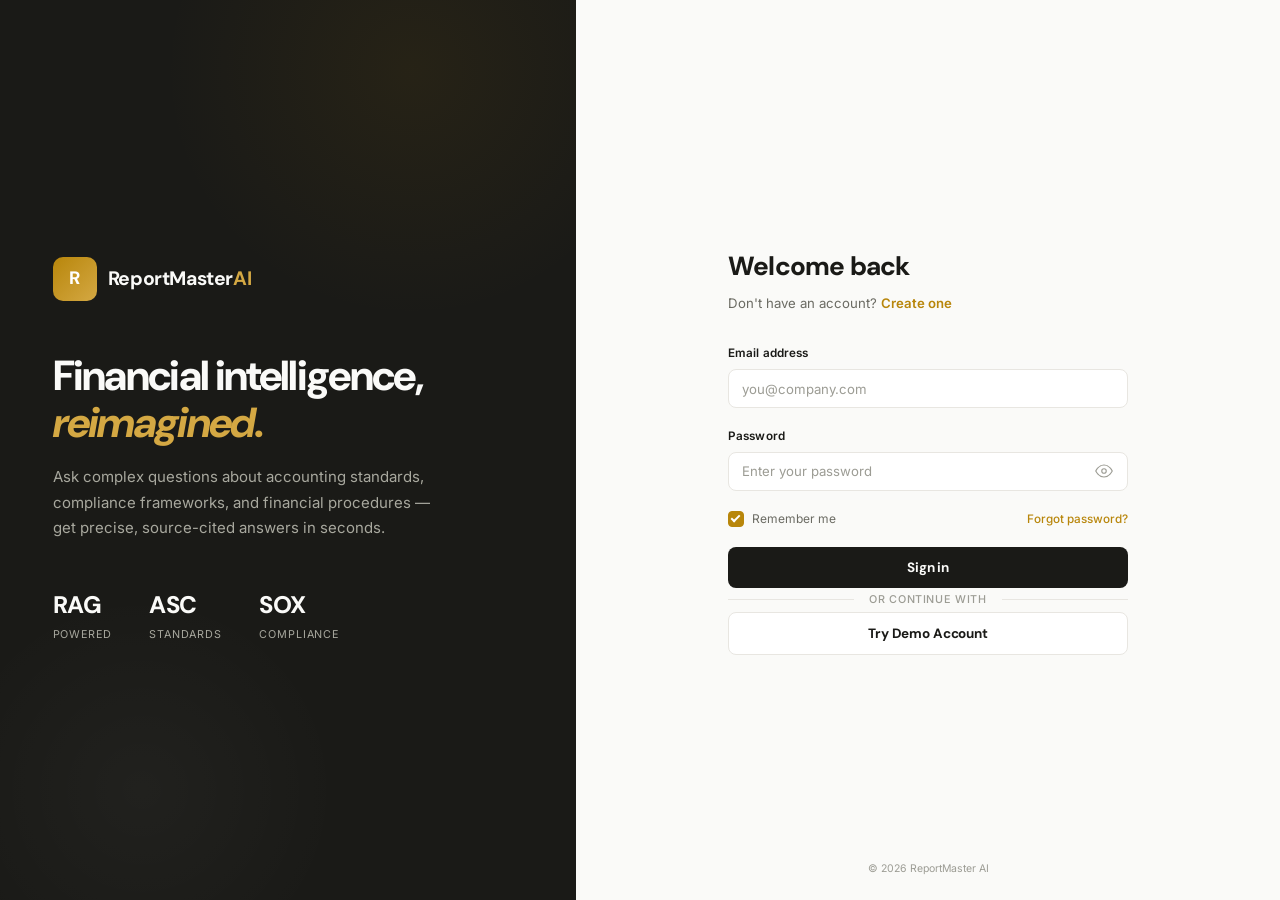
<file: static/login.html>
<!DOCTYPE html>
<html lang="en">
<head>
    <meta charset="UTF-8">
    <meta name="viewport" content="width=device-width, initial-scale=1.0">
    <meta name="description" content="Sign in to ReportMaster AI — Your intelligent financial reporting assistant.">
    <title>Sign In — ReportMaster AI</title>
    <link rel="stylesheet" href="/static/auth.css">
</head>
<body>
    <div class="auth-container">
        <!-- Left Hero Panel -->
        <div class="auth-hero">
            <div class="hero-brand">
                <div class="hero-brand-icon">R</div>
                <div class="hero-brand-name">ReportMaster<span>AI</span></div>
            </div>

            <h1 class="hero-headline">
                Financial intelligence,<br><em>reimagined.</em>
            </h1>
            <p class="hero-description">
                Ask complex questions about accounting standards, compliance frameworks, and financial procedures — get precise, source-cited answers in seconds.
            </p>

            <div class="hero-stats">
                <div class="hero-stat-item">
                    <span class="hero-stat-value">RAG</span>
                    <span class="hero-stat-label">Powered</span>
                </div>
                <div class="hero-stat-item">
                    <span class="hero-stat-value">ASC</span>
                    <span class="hero-stat-label">Standards</span>
                </div>
                <div class="hero-stat-item">
                    <span class="hero-stat-value">SOX</span>
                    <span class="hero-stat-label">Compliance</span>
                </div>
            </div>
        </div>

        <!-- Right Form Panel -->
        <div class="auth-form-panel">
            <div class="auth-form-container">
                <div class="auth-form-header">
                    <h2 class="auth-form-title">Welcome back</h2>
                    <p class="auth-form-subtitle">
                        Don't have an account? <a href="/register" id="register-link">Create one</a>
                    </p>
                </div>

                <div class="auth-error" id="login-error">
                    <svg width="16" height="16" viewBox="0 0 24 24" fill="none" stroke="currentColor" stroke-width="2"><circle cx="12" cy="12" r="10"/><line x1="12" y1="8" x2="12" y2="12"/><line x1="12" y1="16" x2="12.01" y2="16"/></svg>
                    <span id="login-error-text">Invalid credentials</span>
                </div>

                <form class="auth-form" id="login-form" onsubmit="handleLogin(event)">
                    <div class="form-group">
                        <label class="form-label" for="login-email">Email address</label>
                        <input
                            type="email"
                            id="login-email"
                            class="form-input"
                            placeholder="you@company.com"
                            required
                            autocomplete="email"
                        >
                    </div>

                    <div class="form-group">
                        <label class="form-label" for="login-password">Password</label>
                        <div class="password-wrapper">
                            <input
                                type="password"
                                id="login-password"
                                class="form-input"
                                placeholder="Enter your password"
                                required
                                autocomplete="current-password"
                                minlength="6"
                            >
                            <button type="button" class="password-toggle" onclick="togglePasswordVisibility('login-password', this)" aria-label="Toggle password visibility">
                                <svg width="18" height="18" viewBox="0 0 24 24" fill="none" stroke="currentColor" stroke-width="1.5"><path d="M1 12s4-8 11-8 11 8 11 8-4 8-11 8-11-8-11-8z"/><circle cx="12" cy="12" r="3"/></svg>
                            </button>
                        </div>
                    </div>

                    <div class="form-row">
                        <label class="checkbox-group">
                            <input type="checkbox" id="remember-me" checked>
                            <span class="checkbox-label">Remember me</span>
                        </label>
                        <a href="#" class="forgot-link" onclick="showForgotMessage(event)">Forgot password?</a>
                    </div>

                    <button type="submit" class="auth-submit-btn" id="login-btn">
                        <span class="btn-spinner"></span>
                        <span class="btn-text">Sign in</span>
                    </button>
                </form>

                <div class="auth-divider"><span>or continue with</span></div>

                <button class="auth-submit-btn" style="background: var(--auth-surface); color: var(--auth-text); border: 1.5px solid var(--auth-border);" onclick="handleDemoLogin()">
                    <span class="btn-text">Try Demo Account</span>
                </button>
            </div>

            <div class="auth-footer">
                <span>© 2026 ReportMaster AI</span>
            </div>
        </div>
    </div>

    <script src="/static/auth.js"></script>
    <script>
        // Redirect if already logged in
        document.addEventListener('DOMContentLoaded', () => {
            redirectIfAuthenticated();
        });

        function togglePasswordVisibility(inputId, btn) {
            const input = document.getElementById(inputId);
            if (input.type === 'password') {
                input.type = 'text';
                btn.innerHTML = '<svg width="18" height="18" viewBox="0 0 24 24" fill="none" stroke="currentColor" stroke-width="1.5"><path d="M17.94 17.94A10.07 10.07 0 0 1 12 20c-7 0-11-8-11-8a18.45 18.45 0 0 1 5.06-5.94M9.9 4.24A9.12 9.12 0 0 1 12 4c7 0 11 8 11 8a18.5 18.5 0 0 1-2.16 3.19m-6.72-1.07a3 3 0 1 1-4.24-4.24"/><line x1="1" y1="1" x2="23" y2="23"/></svg>';
            } else {
                input.type = 'password';
                btn.innerHTML = '<svg width="18" height="18" viewBox="0 0 24 24" fill="none" stroke="currentColor" stroke-width="1.5"><path d="M1 12s4-8 11-8 11 8 11 8-4 8-11 8-11-8-11-8z"/><circle cx="12" cy="12" r="3"/></svg>';
            }
        }

        async function handleLogin(e) {
            e.preventDefault();
            const errorEl = document.getElementById('login-error');
            const errorText = document.getElementById('login-error-text');
            const btn = document.getElementById('login-btn');
            errorEl.classList.remove('visible');

            const email = document.getElementById('login-email').value;
            const password = document.getElementById('login-password').value;

            if (!email || !password) {
                errorText.textContent = 'Please fill in all fields.';
                errorEl.classList.add('visible');
                return;
            }

            btn.classList.add('loading');
            btn.disabled = true;

            // Simulate a brief delay for UX
            await new Promise(r => setTimeout(r, 600));

            const result = await loginUser(email, password);

            if (result.success) {
                window.location.href = '/';
            } else {
                errorText.textContent = result.error;
                errorEl.classList.add('visible');
                btn.classList.remove('loading');
                btn.disabled = false;
            }
        }

        async function handleDemoLogin() {
            // Create demo account if it doesn't exist
            const demoEmail = 'demo@reportmaster.ai';
            const demoPass = 'demo1234';

            const users = getUsers();
            if (!users[demoEmail]) {
                await registerUser('Demo User', demoEmail, demoPass);
            }

            const result = await loginUser(demoEmail, demoPass);
            if (result.success) {
                window.location.href = '/';
            }
        }

        function showForgotMessage(e) {
            e.preventDefault();
            const errorEl = document.getElementById('login-error');
            const errorText = document.getElementById('login-error-text');
            errorText.textContent = 'Password reset is not available in demo mode. Try the demo account.';
            errorEl.classList.add('visible');
            errorEl.style.background = 'rgba(184, 134, 11, 0.06)';
            errorEl.style.borderColor = 'rgba(184, 134, 11, 0.15)';
            errorEl.style.color = '#B8860B';
        }
    </script>
</body>
</html>
</file>
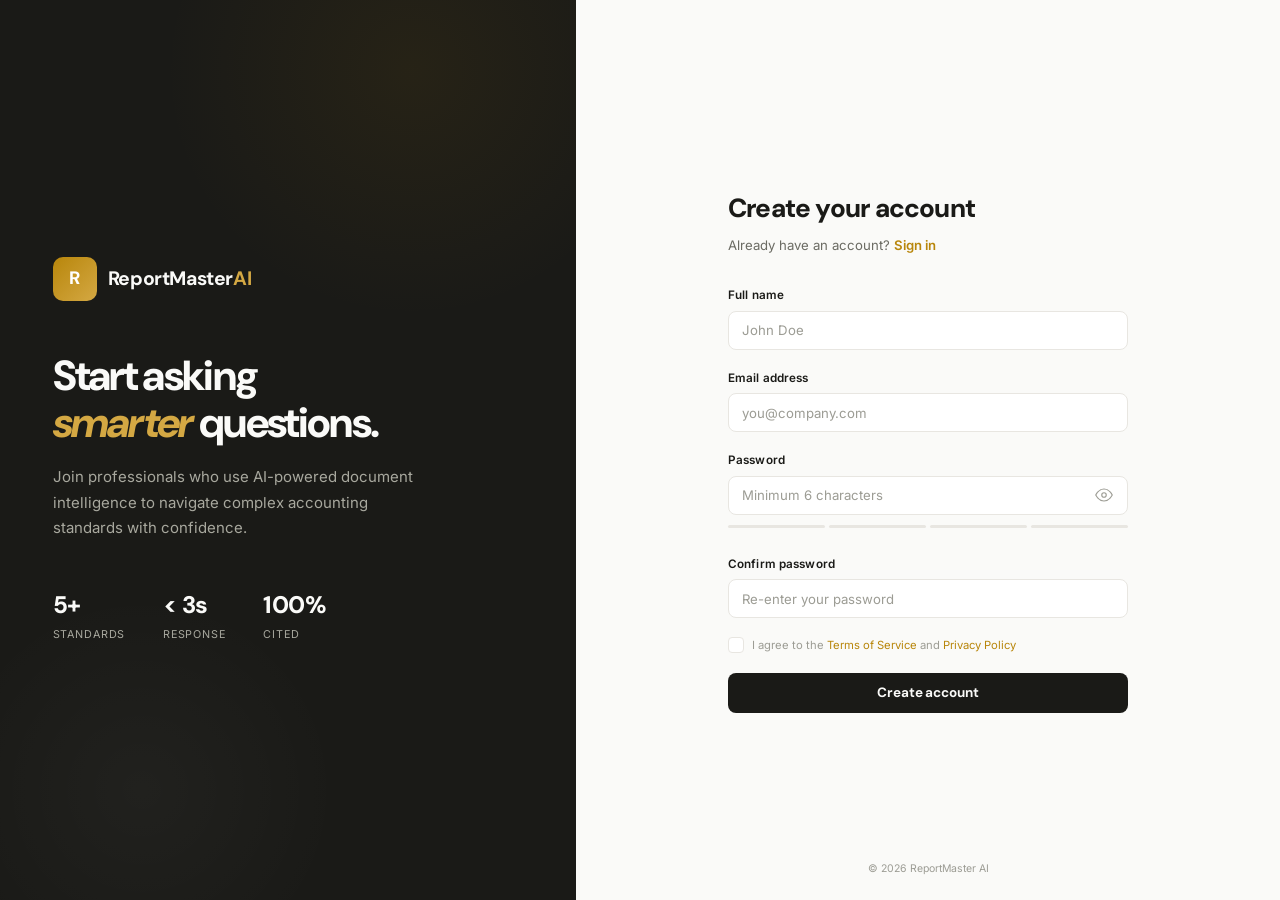
<file: static/register.html>
<!DOCTYPE html>
<html lang="en">
<head>
    <meta charset="UTF-8">
    <meta name="viewport" content="width=device-width, initial-scale=1.0">
    <meta name="description" content="Create your ReportMaster AI account — Get started with intelligent financial reporting.">
    <title>Create Account — ReportMaster AI</title>
    <link rel="stylesheet" href="/static/auth.css">
</head>
<body>
    <div class="auth-container">
        <!-- Left Hero Panel -->
        <div class="auth-hero">
            <div class="hero-brand">
                <div class="hero-brand-icon">R</div>
                <div class="hero-brand-name">ReportMaster<span>AI</span></div>
            </div>

            <h1 class="hero-headline">
                Start asking<br><em>smarter</em> questions.
            </h1>
            <p class="hero-description">
                Join professionals who use AI-powered document intelligence to navigate complex accounting standards with confidence.
            </p>

            <div class="hero-stats">
                <div class="hero-stat-item">
                    <span class="hero-stat-value">5+</span>
                    <span class="hero-stat-label">Standards</span>
                </div>
                <div class="hero-stat-item">
                    <span class="hero-stat-value">< 3s</span>
                    <span class="hero-stat-label">Response</span>
                </div>
                <div class="hero-stat-item">
                    <span class="hero-stat-value">100%</span>
                    <span class="hero-stat-label">Cited</span>
                </div>
            </div>
        </div>

        <!-- Right Form Panel -->
        <div class="auth-form-panel">
            <div class="auth-form-container">
                <div class="auth-form-header">
                    <h2 class="auth-form-title">Create your account</h2>
                    <p class="auth-form-subtitle">
                        Already have an account? <a href="/login" id="login-link">Sign in</a>
                    </p>
                </div>

                <div class="auth-error" id="register-error">
                    <svg width="16" height="16" viewBox="0 0 24 24" fill="none" stroke="currentColor" stroke-width="2"><circle cx="12" cy="12" r="10"/><line x1="12" y1="8" x2="12" y2="12"/><line x1="12" y1="16" x2="12.01" y2="16"/></svg>
                    <span id="register-error-text">Error</span>
                </div>

                <div class="auth-success" id="register-success">
                    <svg width="16" height="16" viewBox="0 0 24 24" fill="none" stroke="currentColor" stroke-width="2"><path d="M22 11.08V12a10 10 0 1 1-5.93-9.14"/><polyline points="22 4 12 14.01 9 11.01"/></svg>
                    <span>Account created! Redirecting to sign in...</span>
                </div>

                <form class="auth-form" id="register-form" onsubmit="handleRegister(event)">
                    <div class="form-group">
                        <label class="form-label" for="reg-name">Full name</label>
                        <input
                            type="text"
                            id="reg-name"
                            class="form-input"
                            placeholder="John Doe"
                            required
                            autocomplete="name"
                            minlength="2"
                        >
                    </div>

                    <div class="form-group">
                        <label class="form-label" for="reg-email">Email address</label>
                        <input
                            type="email"
                            id="reg-email"
                            class="form-input"
                            placeholder="you@company.com"
                            required
                            autocomplete="email"
                        >
                    </div>

                    <div class="form-group">
                        <label class="form-label" for="reg-password">Password</label>
                        <div class="password-wrapper">
                            <input
                                type="password"
                                id="reg-password"
                                class="form-input"
                                placeholder="Minimum 6 characters"
                                required
                                autocomplete="new-password"
                                minlength="6"
                                oninput="updatePasswordStrength(this.value)"
                            >
                            <button type="button" class="password-toggle" onclick="togglePasswordVisibility('reg-password', this)" aria-label="Toggle password visibility">
                                <svg width="18" height="18" viewBox="0 0 24 24" fill="none" stroke="currentColor" stroke-width="1.5"><path d="M1 12s4-8 11-8 11 8 11 8-4 8-11 8-11-8-11-8z"/><circle cx="12" cy="12" r="3"/></svg>
                            </button>
                        </div>
                        <div class="password-strength" id="password-strength">
                            <div class="strength-bar" id="str-bar-1"></div>
                            <div class="strength-bar" id="str-bar-2"></div>
                            <div class="strength-bar" id="str-bar-3"></div>
                            <div class="strength-bar" id="str-bar-4"></div>
                        </div>
                        <span class="strength-label" id="strength-label"></span>
                    </div>

                    <div class="form-group">
                        <label class="form-label" for="reg-confirm">Confirm password</label>
                        <div class="password-wrapper">
                            <input
                                type="password"
                                id="reg-confirm"
                                class="form-input"
                                placeholder="Re-enter your password"
                                required
                                autocomplete="new-password"
                                minlength="6"
                            >
                        </div>
                    </div>

                    <label class="checkbox-group">
                        <input type="checkbox" id="accept-terms" required>
                        <span class="terms-text">I agree to the <a href="#">Terms of Service</a> and <a href="#">Privacy Policy</a></span>
                    </label>

                    <button type="submit" class="auth-submit-btn" id="register-btn">
                        <span class="btn-spinner"></span>
                        <span class="btn-text">Create account</span>
                    </button>
                </form>
            </div>

            <div class="auth-footer">
                <span>© 2026 ReportMaster AI</span>
            </div>
        </div>
    </div>

    <script src="/static/auth.js"></script>
    <script>
        // Redirect if already logged in
        document.addEventListener('DOMContentLoaded', () => {
            redirectIfAuthenticated();
        });

        function togglePasswordVisibility(inputId, btn) {
            const input = document.getElementById(inputId);
            if (input.type === 'password') {
                input.type = 'text';
                btn.innerHTML = '<svg width="18" height="18" viewBox="0 0 24 24" fill="none" stroke="currentColor" stroke-width="1.5"><path d="M17.94 17.94A10.07 10.07 0 0 1 12 20c-7 0-11-8-11-8a18.45 18.45 0 0 1 5.06-5.94M9.9 4.24A9.12 9.12 0 0 1 12 4c7 0 11 8 11 8a18.5 18.5 0 0 1-2.16 3.19m-6.72-1.07a3 3 0 1 1-4.24-4.24"/><line x1="1" y1="1" x2="23" y2="23"/></svg>';
            } else {
                input.type = 'password';
                btn.innerHTML = '<svg width="18" height="18" viewBox="0 0 24 24" fill="none" stroke="currentColor" stroke-width="1.5"><path d="M1 12s4-8 11-8 11 8 11 8-4 8-11 8-11-8-11-8z"/><circle cx="12" cy="12" r="3"/></svg>';
            }
        }

        function updatePasswordStrength(password) {
            const strength = getPasswordStrength(password);
            const bars = [
                document.getElementById('str-bar-1'),
                document.getElementById('str-bar-2'),
                document.getElementById('str-bar-3'),
                document.getElementById('str-bar-4')
            ];
            const label = document.getElementById('strength-label');

            bars.forEach((bar, i) => {
                bar.className = 'strength-bar';
                if (i < strength.bars) {
                    bar.classList.add('active', strength.level);
                }
            });

            if (password.length > 0) {
                label.textContent = strength.label;
                label.className = 'strength-label ' + strength.level;
            } else {
                label.textContent = '';
                label.className = 'strength-label';
            }
        }

        async function handleRegister(e) {
            e.preventDefault();
            const errorEl = document.getElementById('register-error');
            const errorText = document.getElementById('register-error-text');
            const successEl = document.getElementById('register-success');
            const btn = document.getElementById('register-btn');

            errorEl.classList.remove('visible');
            successEl.classList.remove('visible');

            const name = document.getElementById('reg-name').value.trim();
            const email = document.getElementById('reg-email').value.trim();
            const password = document.getElementById('reg-password').value;
            const confirm = document.getElementById('reg-confirm').value;
            const terms = document.getElementById('accept-terms').checked;

            // Validation
            if (!name || !email || !password || !confirm) {
                errorText.textContent = 'Please fill in all fields.';
                errorEl.classList.add('visible');
                return;
            }

            if (name.length < 2) {
                errorText.textContent = 'Name must be at least 2 characters.';
                errorEl.classList.add('visible');
                return;
            }

            if (password.length < 6) {
                errorText.textContent = 'Password must be at least 6 characters.';
                errorEl.classList.add('visible');
                return;
            }

            if (password !== confirm) {
                errorText.textContent = 'Passwords do not match.';
                errorEl.classList.add('visible');
                return;
            }

            if (!terms) {
                errorText.textContent = 'You must accept the terms and conditions.';
                errorEl.classList.add('visible');
                return;
            }

            btn.classList.add('loading');
            btn.disabled = true;

            // Simulate brief delay
            await new Promise(r => setTimeout(r, 800));

            const result = await registerUser(name, email, password);

            if (result.success) {
                successEl.classList.add('visible');
                document.getElementById('register-form').style.opacity = '0.5';
                document.getElementById('register-form').style.pointerEvents = 'none';

                // Redirect to login after 1.5s
                setTimeout(() => {
                    window.location.href = '/login';
                }, 1500);
            } else {
                errorText.textContent = result.error;
                errorEl.classList.add('visible');
                btn.classList.remove('loading');
                btn.disabled = false;
            }
        }
    </script>
</body>
</html>
</file>
<file: static/auth.css>
/* ============================================
   ReportMaster AI — Authentication Pages
   Editorial Design System
   ============================================ */

@import url('https://fonts.googleapis.com/css2?family=DM+Sans:ital,opsz,wght@0,9..40,300;0,9..40,400;0,9..40,500;0,9..40,600;0,9..40,700;0,9..40,800;1,9..40,400&family=Inter:wght@300;400;500;600&family=JetBrains+Mono:wght@400;500&display=swap');

/* ---------- Custom Properties ---------- */
:root {
    --auth-bg: #FAFAF8;
    --auth-surface: #FFFFFF;
    --auth-hero-bg: #1A1A17;
    --auth-hero-text: #FAFAF8;
    --auth-hero-muted: #A8A89E;

    --auth-text: #1A1A17;
    --auth-text-secondary: #6B6B63;
    --auth-text-muted: #9C9C94;
    --auth-text-link: #B8860B;

    --auth-border: #E8E6E1;
    --auth-border-focus: #B8860B;
    --auth-input-bg: #FFFFFF;
    --auth-input-hover: #F5F4F0;

    --auth-accent: #B8860B;
    --auth-accent-hover: #9A7209;
    --auth-accent-soft: rgba(184, 134, 11, 0.08);
    --auth-accent-glow: rgba(184, 134, 11, 0.15);

    --auth-success: #3D8C40;
    --auth-danger: #C53030;
    --auth-warning: #D69E2E;

    --auth-font-display: 'DM Sans', -apple-system, BlinkMacSystemFont, sans-serif;
    --auth-font-body: 'Inter', -apple-system, BlinkMacSystemFont, sans-serif;
    --auth-font-mono: 'JetBrains Mono', monospace;

    --auth-radius: 8px;
    --auth-radius-lg: 12px;
    --auth-shadow-sm: 0 1px 2px rgba(26, 26, 23, 0.04);
    --auth-shadow-md: 0 4px 12px rgba(26, 26, 23, 0.06);
    --auth-shadow-lg: 0 12px 40px rgba(26, 26, 23, 0.08);
    --auth-transition: 0.2s cubic-bezier(0.4, 0, 0.2, 1);
}

/* ---------- Reset & Base ---------- */
*, *::before, *::after { margin: 0; padding: 0; box-sizing: border-box; }
html { font-size: 15px; scroll-behavior: smooth; -webkit-font-smoothing: antialiased; }
body {
    font-family: var(--auth-font-body);
    background: var(--auth-bg);
    color: var(--auth-text);
    min-height: 100vh;
    display: flex;
    line-height: 1.6;
    overflow: hidden;
}

/* ========== SPLIT LAYOUT ========== */
.auth-container {
    display: flex;
    width: 100%;
    min-height: 100vh;
}

/* ---------- Left Hero Panel ---------- */
.auth-hero {
    flex: 0 0 45%;
    background: var(--auth-hero-bg);
    color: var(--auth-hero-text);
    display: flex;
    flex-direction: column;
    justify-content: center;
    padding: 4rem 3.5rem;
    position: relative;
    overflow: hidden;
}

.auth-hero::before {
    content: '';
    position: absolute;
    top: -20%;
    right: -15%;
    width: 500px;
    height: 500px;
    border-radius: 50%;
    background: radial-gradient(circle, rgba(184, 134, 11, 0.08) 0%, transparent 70%);
    pointer-events: none;
}

.auth-hero::after {
    content: '';
    position: absolute;
    bottom: -10%;
    left: -10%;
    width: 400px;
    height: 400px;
    border-radius: 50%;
    background: radial-gradient(circle, rgba(255, 255, 255, 0.03) 0%, transparent 70%);
    pointer-events: none;
}

.hero-brand {
    display: flex;
    align-items: center;
    gap: 0.75rem;
    margin-bottom: 3.5rem;
}

.hero-brand-icon {
    width: 44px;
    height: 44px;
    border-radius: 10px;
    background: linear-gradient(135deg, #B8860B, #D4A843);
    display: flex;
    align-items: center;
    justify-content: center;
    font-size: 1.2rem;
    color: white;
    font-weight: 800;
    font-family: var(--auth-font-display);
    letter-spacing: -0.03em;
}

.hero-brand-name {
    font-family: var(--auth-font-display);
    font-size: 1.3rem;
    font-weight: 700;
    letter-spacing: -0.02em;
}

.hero-brand-name span {
    color: #D4A843;
}

.hero-headline {
    font-family: var(--auth-font-display);
    font-size: 2.8rem;
    font-weight: 800;
    line-height: 1.1;
    letter-spacing: -0.04em;
    margin-bottom: 1.25rem;
    max-width: 420px;
}

.hero-headline em {
    font-style: italic;
    color: #D4A843;
}

.hero-description {
    font-size: 1rem;
    color: var(--auth-hero-muted);
    line-height: 1.7;
    max-width: 380px;
    margin-bottom: 3rem;
}

/* Decorative stats on hero */
.hero-stats {
    display: flex;
    gap: 2.5rem;
}

.hero-stat-item {
    display: flex;
    flex-direction: column;
}

.hero-stat-value {
    font-family: var(--auth-font-display);
    font-size: 1.6rem;
    font-weight: 800;
    color: var(--auth-hero-text);
    letter-spacing: -0.02em;
}

.hero-stat-label {
    font-size: 0.72rem;
    color: var(--auth-hero-muted);
    text-transform: uppercase;
    letter-spacing: 0.08em;
    margin-top: 0.1rem;
}

/* ---------- Right Form Panel ---------- */
.auth-form-panel {
    flex: 1;
    display: flex;
    align-items: center;
    justify-content: center;
    padding: 2rem;
    position: relative;
}

.auth-form-container {
    width: 100%;
    max-width: 400px;
    animation: authFadeIn 0.5s ease;
}

@keyframes authFadeIn {
    from { opacity: 0; transform: translateY(16px); }
    to { opacity: 1; transform: translateY(0); }
}

.auth-form-header {
    margin-bottom: 2rem;
}

.auth-form-title {
    font-family: var(--auth-font-display);
    font-size: 1.75rem;
    font-weight: 800;
    letter-spacing: -0.03em;
    color: var(--auth-text);
    margin-bottom: 0.4rem;
}

.auth-form-subtitle {
    font-size: 0.88rem;
    color: var(--auth-text-secondary);
}

.auth-form-subtitle a {
    color: var(--auth-accent);
    text-decoration: none;
    font-weight: 600;
    transition: color var(--auth-transition);
}

.auth-form-subtitle a:hover {
    color: var(--auth-accent-hover);
    text-decoration: underline;
}

/* ---------- Form Elements ---------- */
.auth-form {
    display: flex;
    flex-direction: column;
    gap: 1.25rem;
}

.form-group {
    display: flex;
    flex-direction: column;
    gap: 0.4rem;
}

.form-label {
    font-size: 0.78rem;
    font-weight: 600;
    color: var(--auth-text);
    letter-spacing: 0.01em;
}

.form-input {
    width: 100%;
    padding: 0.7rem 0.85rem;
    border: 1.5px solid var(--auth-border);
    border-radius: var(--auth-radius);
    background: var(--auth-input-bg);
    color: var(--auth-text);
    font-family: var(--auth-font-body);
    font-size: 0.88rem;
    transition: all var(--auth-transition);
    outline: none;
}

.form-input:hover {
    border-color: #D5D3CE;
    background: var(--auth-input-hover);
}

.form-input:focus {
    border-color: var(--auth-border-focus);
    box-shadow: 0 0 0 3px var(--auth-accent-glow);
    background: var(--auth-input-bg);
}

.form-input::placeholder {
    color: var(--auth-text-muted);
}

.form-input.error {
    border-color: var(--auth-danger);
    box-shadow: 0 0 0 3px rgba(197, 48, 48, 0.1);
}

/* Password wrapper */
.password-wrapper {
    position: relative;
}

.password-wrapper .form-input {
    padding-right: 2.8rem;
}

.password-toggle {
    position: absolute;
    right: 0.75rem;
    top: 50%;
    transform: translateY(-50%);
    background: none;
    border: none;
    color: var(--auth-text-muted);
    cursor: pointer;
    padding: 4px;
    display: flex;
    transition: color var(--auth-transition);
}

.password-toggle:hover {
    color: var(--auth-text-secondary);
}

/* Password Strength */
.password-strength {
    display: flex;
    gap: 4px;
    margin-top: 0.25rem;
}

.strength-bar {
    height: 3px;
    flex: 1;
    border-radius: 2px;
    background: var(--auth-border);
    transition: background 0.3s ease;
}

.strength-bar.active.weak { background: var(--auth-danger); }
.strength-bar.active.medium { background: var(--auth-warning); }
.strength-bar.active.strong { background: var(--auth-success); }

.strength-label {
    font-size: 0.68rem;
    color: var(--auth-text-muted);
    margin-top: 0.15rem;
    font-weight: 500;
}

.strength-label.weak { color: var(--auth-danger); }
.strength-label.medium { color: var(--auth-warning); }
.strength-label.strong { color: var(--auth-success); }

/* Checkbox */
.form-row {
    display: flex;
    align-items: center;
    justify-content: space-between;
}

.checkbox-group {
    display: flex;
    align-items: center;
    gap: 0.5rem;
    cursor: pointer;
}

.checkbox-group input[type="checkbox"] {
    width: 16px;
    height: 16px;
    border: 1.5px solid var(--auth-border);
    border-radius: 4px;
    appearance: none;
    -webkit-appearance: none;
    cursor: pointer;
    transition: all var(--auth-transition);
    position: relative;
    background: var(--auth-input-bg);
}

.checkbox-group input[type="checkbox"]:checked {
    background: var(--auth-accent);
    border-color: var(--auth-accent);
}

.checkbox-group input[type="checkbox"]:checked::after {
    content: '';
    position: absolute;
    left: 4px;
    top: 1px;
    width: 5px;
    height: 9px;
    border: solid white;
    border-width: 0 2px 2px 0;
    transform: rotate(45deg);
}

.checkbox-label {
    font-size: 0.8rem;
    color: var(--auth-text-secondary);
    user-select: none;
}

.forgot-link {
    font-size: 0.78rem;
    color: var(--auth-accent);
    text-decoration: none;
    font-weight: 500;
    transition: color var(--auth-transition);
}

.forgot-link:hover {
    color: var(--auth-accent-hover);
    text-decoration: underline;
}

/* Submit Button */
.auth-submit-btn {
    width: 100%;
    padding: 0.78rem 1.5rem;
    border: none;
    border-radius: var(--auth-radius);
    background: var(--auth-text);
    color: var(--auth-bg);
    font-family: var(--auth-font-display);
    font-size: 0.9rem;
    font-weight: 700;
    cursor: pointer;
    transition: all var(--auth-transition);
    letter-spacing: -0.01em;
    position: relative;
    overflow: hidden;
}

.auth-submit-btn:hover {
    background: #2D2D28;
    transform: translateY(-1px);
    box-shadow: var(--auth-shadow-md);
}

.auth-submit-btn:active {
    transform: translateY(0);
    box-shadow: none;
}

.auth-submit-btn:disabled {
    opacity: 0.5;
    cursor: not-allowed;
    transform: none;
}

.auth-submit-btn .btn-spinner {
    display: none;
    width: 18px;
    height: 18px;
    border: 2px solid rgba(255,255,255,0.3);
    border-top-color: white;
    border-radius: 50%;
    animation: spin 0.6s linear infinite;
    margin-right: 0.5rem;
}

.auth-submit-btn.loading .btn-spinner { display: inline-block; }
.auth-submit-btn.loading .btn-text { opacity: 0.7; }

/* Divider */
.auth-divider {
    display: flex;
    align-items: center;
    gap: 1rem;
    margin: 0.25rem 0;
}

.auth-divider::before,
.auth-divider::after {
    content: '';
    flex: 1;
    height: 1px;
    background: var(--auth-border);
}

.auth-divider span {
    font-size: 0.72rem;
    color: var(--auth-text-muted);
    text-transform: uppercase;
    letter-spacing: 0.06em;
    font-weight: 500;
}

/* Error message */
.auth-error {
    display: none;
    align-items: center;
    gap: 0.5rem;
    padding: 0.7rem 0.85rem;
    background: rgba(197, 48, 48, 0.06);
    border: 1px solid rgba(197, 48, 48, 0.15);
    border-radius: var(--auth-radius);
    color: var(--auth-danger);
    font-size: 0.8rem;
    font-weight: 500;
    animation: shakeIn 0.4s ease;
}

.auth-error.visible { display: flex; }

@keyframes shakeIn {
    0% { transform: translateX(-8px); opacity: 0; }
    25% { transform: translateX(6px); }
    50% { transform: translateX(-4px); }
    75% { transform: translateX(2px); }
    100% { transform: translateX(0); opacity: 1; }
}

/* Success message */
.auth-success {
    display: none;
    align-items: center;
    gap: 0.5rem;
    padding: 0.7rem 0.85rem;
    background: rgba(61, 140, 64, 0.06);
    border: 1px solid rgba(61, 140, 64, 0.15);
    border-radius: var(--auth-radius);
    color: var(--auth-success);
    font-size: 0.8rem;
    font-weight: 500;
    animation: authFadeIn 0.3s ease;
}

.auth-success.visible { display: flex; }

/* Footer */
.auth-footer {
    position: absolute;
    bottom: 1.5rem;
    left: 50%;
    transform: translateX(-50%);
    font-size: 0.7rem;
    color: var(--auth-text-muted);
}

/* Terms */
.terms-text {
    font-size: 0.75rem;
    color: var(--auth-text-muted);
    line-height: 1.5;
}

.terms-text a {
    color: var(--auth-accent);
    text-decoration: none;
}

.terms-text a:hover {
    text-decoration: underline;
}

/* ========== ANIMATIONS ========== */
@keyframes spin {
    to { transform: rotate(360deg); }
}

/* ========== RESPONSIVE ========== */

/* Tablet */
@media (max-width: 1024px) {
    .auth-hero {
        flex: 0 0 40%;
        padding: 3rem 2.5rem;
    }
    .hero-headline {
        font-size: 2.2rem;
    }
    .hero-description {
        font-size: 0.9rem;
    }
}

/* Mobile - hide hero */
@media (max-width: 900px) {
    .auth-hero {
        display: none;
    }
    .auth-form-panel {
        padding: 2rem 1.5rem;
    }
}

/* Small mobile */
@media (max-width: 480px) {
    html { font-size: 14px; }
    body { overflow: auto; }
    .auth-form-panel {
        padding: 1.5rem 1rem;
        align-items: flex-start;
        padding-top: 3rem;
    }
    .auth-form-container {
        max-width: 100%;
    }
    .auth-form-title {
        font-size: 1.5rem;
    }
    .auth-form-subtitle {
        font-size: 0.82rem;
    }
    .form-input {
        padding: 0.75rem 0.85rem;
        font-size: 1rem; /* Prevents iOS zoom on focus */
    }
    .auth-submit-btn {
        padding: 0.85rem 1.5rem;
        font-size: 0.95rem;
    }
    .auth-footer {
        position: relative;
        bottom: auto;
        left: auto;
        transform: none;
        text-align: center;
        margin-top: 2rem;
        padding-bottom: 1rem;
    }
    .hero-stats {
        gap: 1.5rem;
    }
    .form-row {
        flex-direction: column;
        align-items: flex-start;
        gap: 0.5rem;
    }
}

/* Very small screens */
@media (max-width: 360px) {
    html { font-size: 13px; }
    .auth-form-panel {
        padding: 1.2rem 0.8rem;
        padding-top: 2rem;
    }
    .auth-form-title {
        font-size: 1.35rem;
    }
    .auth-form {
        gap: 1rem;
    }
}

/* Touch device improvements */
@media (hover: none) and (pointer: coarse) {
    .form-input {
        font-size: 1rem; /* Prevents iOS zoom */
        padding: 0.78rem 0.85rem;
    }
    .auth-submit-btn {
        padding: 0.85rem 1.5rem;
        min-height: 48px;
    }
    .password-toggle {
        padding: 8px;
    }
    .checkbox-group input[type="checkbox"] {
        width: 20px;
        height: 20px;
    }
    .forgot-link {
        padding: 4px 0;
    }
}
</file>
